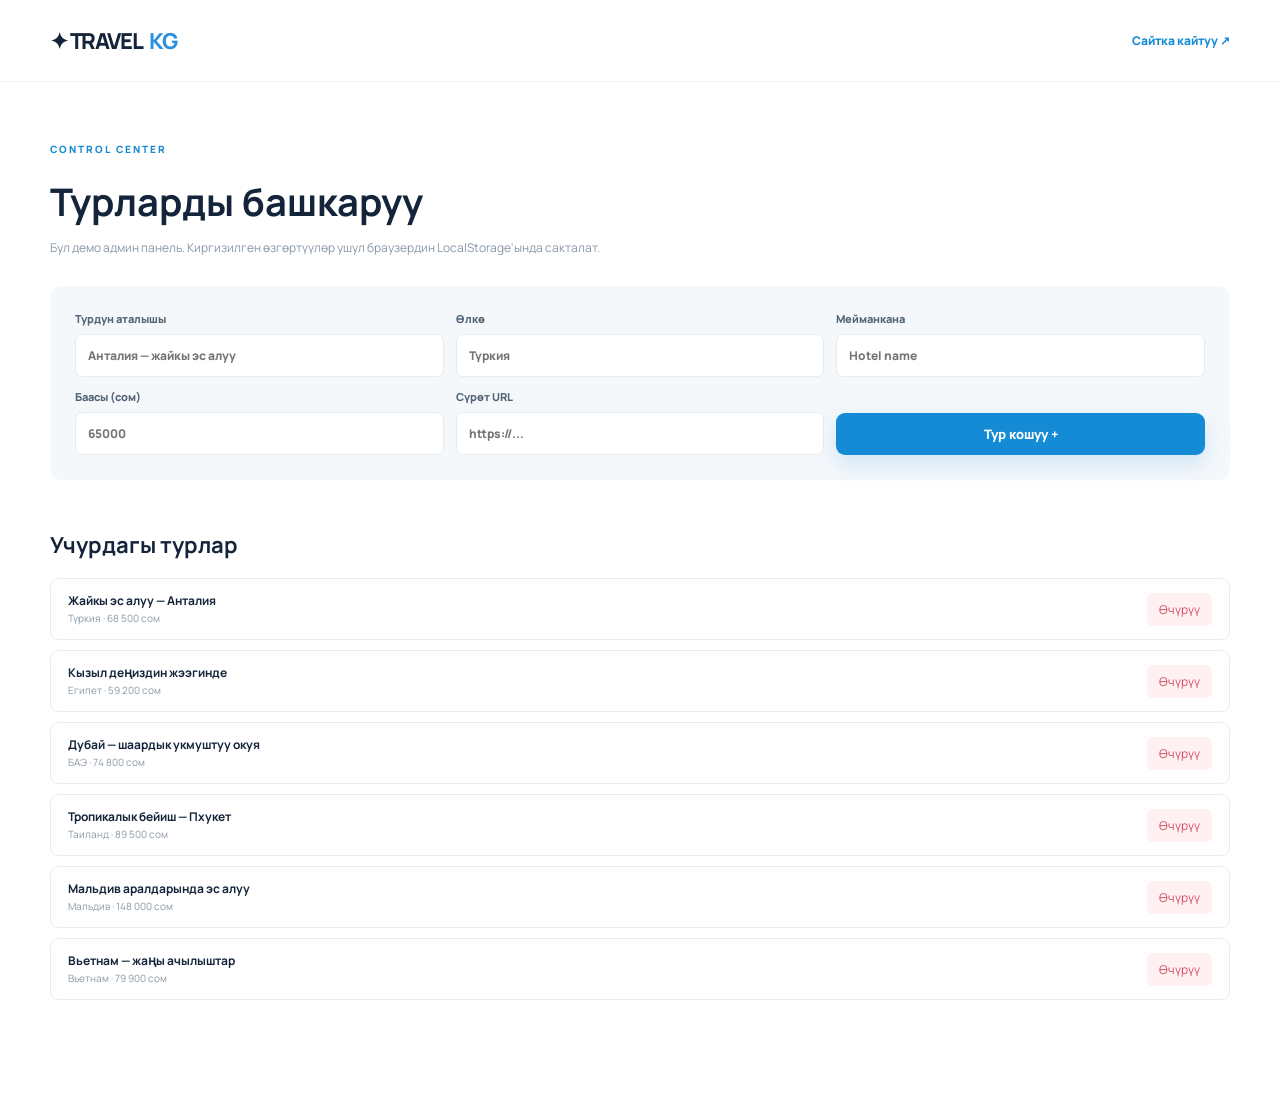
<file: admin.html>
<!DOCTYPE html><html lang="ky"><head><meta charset="UTF-8"><meta name="viewport" content="width=device-width,initial-scale=1"><title>Админ панель — TRAVEL KG</title><link href="https://fonts.googleapis.com/css2?family=Manrope:wght@400;500;600;700;800&display=swap" rel="stylesheet"><link rel="stylesheet" href="css/style.css"></head><body><header class="header"><div class="container nav-wrap"><a class="logo" href="index.html">✦ TRAVEL<span>KG</span></a><a class="text-link" href="index.html">Сайтка кайтуу ↗</a></div></header><main class="container admin-wrap"><div class="eyebrow dark">CONTROL CENTER</div><h1>Турларды башкаруу</h1><p>Бул демо админ панель. Киргизилген өзгөртүүлөр ушул браузердин LocalStorage'ында сакталат.</p><form id="addTourForm" class="admin-form"><label>Турдун аталышы<input id="newTitle" required placeholder="Анталия — жайкы эс алуу"></label><label>Өлкө<input id="newCountry" required placeholder="Түркия"></label><label>Мейманкана<input id="newHotel" required placeholder="Hotel name"></label><label>Баасы (сом)<input id="newPrice" type="number" min="1" required placeholder="65000"></label><label>Сүрөт URL<input id="newImage" type="url" required placeholder="https://..."></label><button class="btn">Тур кошуу +</button></form><h2>Учурдагы турлар</h2><div id="adminTours" class="admin-list"></div></main><div class="toast" id="toast"></div><script src="js/data.js"></script><script src="js/admin.js"></script></body></html>
</file>
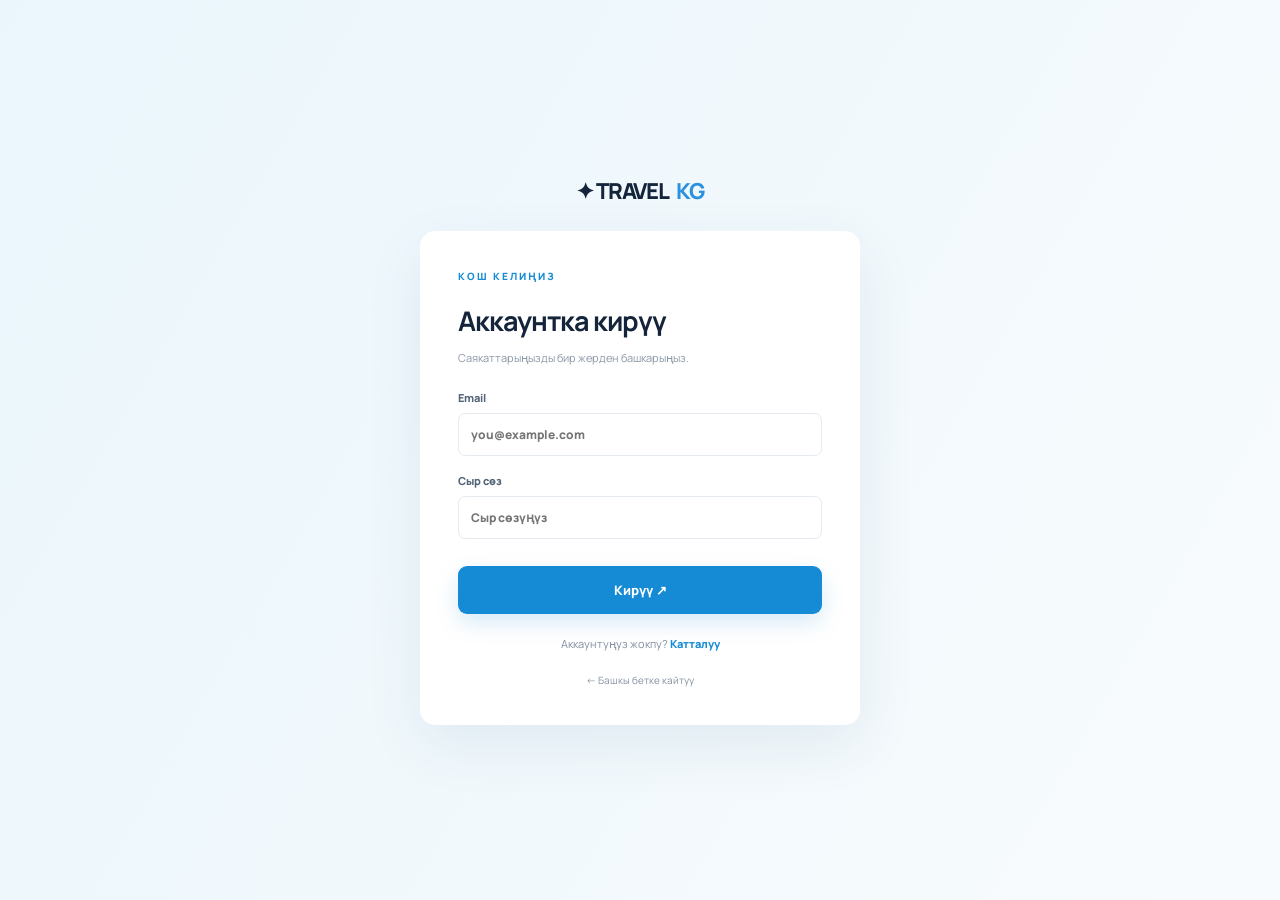
<file: login.html>
<!DOCTYPE html><html lang="ky"><head><meta charset="UTF-8"><meta name="viewport" content="width=device-width,initial-scale=1"><title>Кирүү — TRAVEL KG</title><link href="https://fonts.googleapis.com/css2?family=Manrope:wght@400;500;600;700;800&display=swap" rel="stylesheet"><link rel="stylesheet" href="css/style.css"></head><body class="auth-body"><a class="logo auth-logo" href="index.html">✦ TRAVEL<span>KG</span></a><form class="auth-card" id="loginForm"><div class="eyebrow dark">КОШ КЕЛИҢИЗ</div><h1>Аккаунтка кирүү</h1><p>Саякаттарыңызды бир жерден башкарыңыз.</p><label>Email<input type="email" id="loginEmail" required placeholder="you@example.com"></label><label>Сыр сөз<input type="password" id="loginPassword" required minlength="4" placeholder="Сыр сөзүңүз"></label><button class="btn full-btn">Кирүү ↗</button><div class="auth-switch">Аккаунтуңуз жокпу? <a href="register.html">Катталуу</a></div><a class="back-home" href="index.html">← Башкы бетке кайтуу</a></form><div class="toast" id="toast"></div><script src="js/auth.js"></script></body></html>
</file>
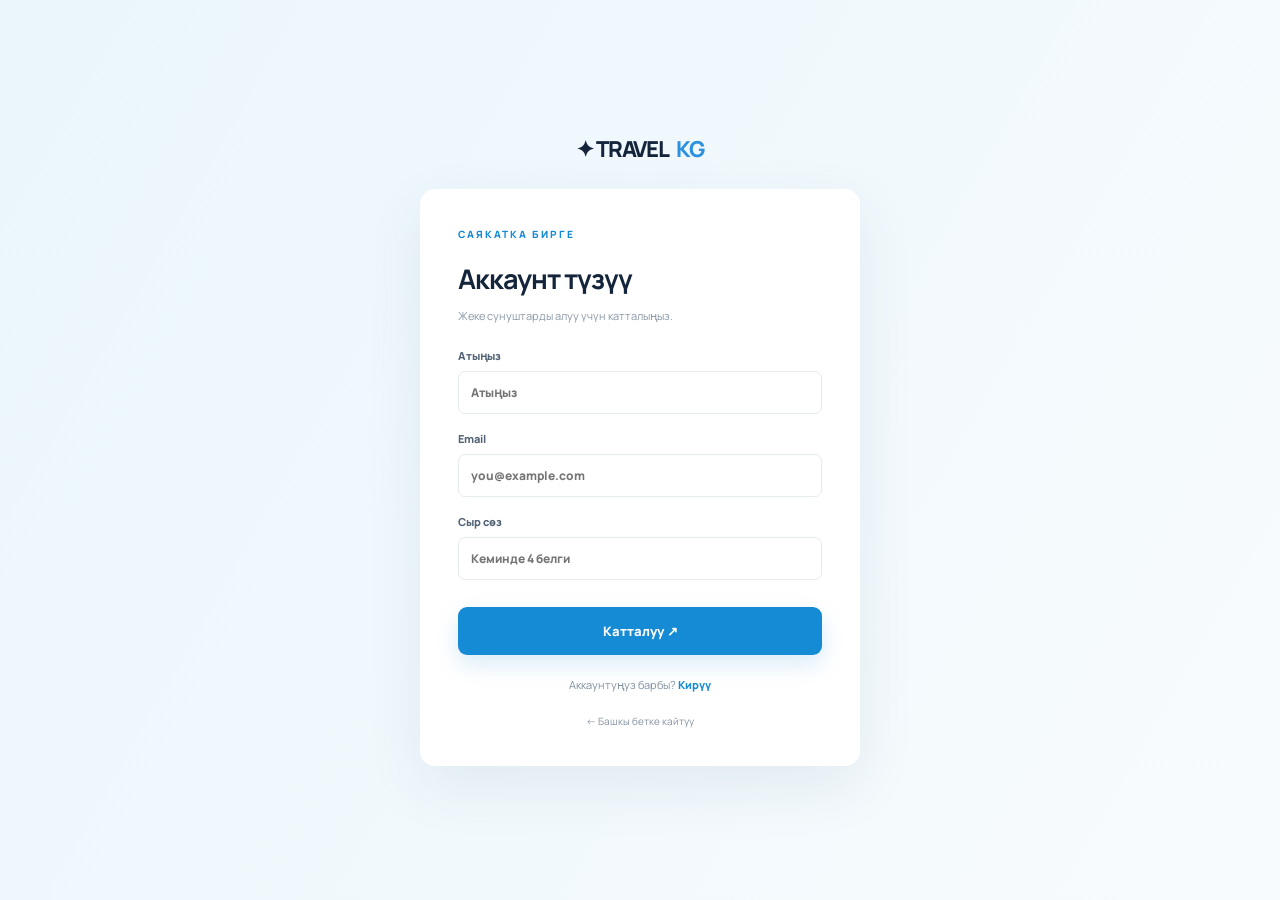
<file: register.html>
<!DOCTYPE html><html lang="ky"><head><meta charset="UTF-8"><meta name="viewport" content="width=device-width,initial-scale=1"><title>Катталуу — TRAVEL KG</title><link href="https://fonts.googleapis.com/css2?family=Manrope:wght@400;500;600;700;800&display=swap" rel="stylesheet"><link rel="stylesheet" href="css/style.css"></head><body class="auth-body"><a class="logo auth-logo" href="index.html">✦ TRAVEL<span>KG</span></a><form class="auth-card" id="registerForm"><div class="eyebrow dark">САЯКАТКА БИРГЕ</div><h1>Аккаунт түзүү</h1><p>Жеке сунуштарды алуу үчүн катталыңыз.</p><label>Атыңыз<input id="regName" required placeholder="Атыңыз"></label><label>Email<input type="email" id="regEmail" required placeholder="you@example.com"></label><label>Сыр сөз<input type="password" id="regPassword" required minlength="4" placeholder="Кеминде 4 белги"></label><button class="btn full-btn">Катталуу ↗</button><div class="auth-switch">Аккаунтуңуз барбы? <a href="login.html">Кирүү</a></div><a class="back-home" href="index.html">← Башкы бетке кайтуу</a></form><div class="toast" id="toast"></div><script src="js/auth.js"></script></body></html>
</file>
<file: css/style.css>
*{box-sizing:border-box}html{scroll-behavior:smooth}body{margin:0;font-family:Manrope,Arial,sans-serif;color:#14243a;background:#fff}a{text-decoration:none;color:inherit}button,input,select{font:inherit}.container{width:min(1180px,calc(100% - 48px));margin:auto}.header{height:82px;background:#fff;display:flex;align-items:center;position:sticky;top:0;z-index:50;border-bottom:1px solid #edf0f4}.nav-wrap{display:flex;align-items:center;justify-content:space-between;gap:28px}.logo{font-weight:800;font-size:22px;letter-spacing:-1.2px;display:flex;align-items:center;gap:7px}.logo>span:last-child{color:#2d91df}.logo-mark{color:#ff8b4a;font-size:27px}.nav{display:flex;gap:30px;color:#66758a;font-size:13px;font-weight:700}.nav a{transition:.2s}.nav a:hover,.nav a.active{color:#1685d1}.nav-actions{display:flex;align-items:center;gap:22px}.login-link{font-size:13px;font-weight:700}.btn{border:0;background:#168bd5;color:white;border-radius:9px;padding:15px 22px;font-size:13px;font-weight:800;display:inline-flex;align-items:center;justify-content:center;gap:17px;cursor:pointer;box-shadow:0 9px 22px #168bd52b;transition:.25s}.btn:hover{background:#0876bd;transform:translateY(-2px);box-shadow:0 12px 25px #168bd545}.btn-small{padding:12px 17px}.btn span{font-size:17px}.menu-toggle{display:none;background:none;border:0;font-size:25px}.hero{height:650px;position:relative;overflow:hidden;background:#142c43;color:white}.hero-bg{position:absolute;inset:0;background:linear-gradient(90deg,rgba(8,25,43,.88),rgba(8,25,43,.58) 48%,rgba(8,25,43,.1)),url('https://images.unsplash.com/photo-1507525428034-b723cf961d3e?auto=format&fit=crop&w=2200&q=90') center 52%/cover;transform:scale(1.02)}.hero-content{position:relative;padding-top:105px;z-index:1}.eyebrow{font-size:10px;letter-spacing:2px;font-weight:800;color:#a9dfff;margin-bottom:19px}.eyebrow.dark{color:#168bd5}.pulse{display:inline-block;width:7px;height:7px;background:#ff9a58;border-radius:50%;margin-right:8px;box-shadow:0 0 0 5px #ff9a5830}.hero h1{font-size:clamp(42px,5.4vw,70px);line-height:1.13;letter-spacing:-3.5px;margin:0;max-width:760px;font-weight:800}.hero h1 em,.page-hero h1 em{font-style:normal;color:#78c7f6}.hero-text{color:#d5e0e9;line-height:1.8;font-size:14px;max-width:530px;margin:23px 0 28px}.hero-buttons{display:flex;align-items:center;gap:28px}.play-link{font-size:12px;font-weight:700;display:flex;align-items:center;gap:10px}.play{border:1px solid #ffffff85;border-radius:50%;width:36px;height:36px;display:grid;place-items:center;font-size:10px}.hero-note{display:flex;align-items:center;gap:13px;margin-top:65px}.avatar-stack{display:flex}.avatar-stack i{font-style:normal;width:30px;height:30px;border:2px solid white;border-radius:50%;background:#e9a477;color:#fff;display:grid;place-items:center;margin-right:-8px;font-size:12px}.avatar-stack i:nth-child(2){background:#5799bc}.avatar-stack i:nth-child(3){background:#7e8cba}.hero-note strong,.hero-note small{display:block}.hero-note strong{font-size:13px}.hero-note small{font-size:9px;color:#c4d0da}.hero-rating{border-left:1px solid #ffffff50;padding-left:17px;margin-left:10px;color:#ffbf55;font-size:12px;letter-spacing:2px}.hero-rating small{display:inline;color:#fff;letter-spacing:0;margin-left:5px}.hero-side-label{position:absolute;right:30px;bottom:70px;writing-mode:vertical-rl;letter-spacing:3px;font-size:9px;color:#ffffff9c}.search-section{position:relative;margin-top:-45px;z-index:5}.search-panel{background:white;box-shadow:0 20px 55px #1d3c5a18;border-radius:14px;padding:18px 20px;display:grid;grid-template-columns:1.25fr 1fr 1fr auto;align-items:center;gap:12px}.search-panel label{padding:6px 15px;border-right:1px solid #edf0f3;display:grid;grid-template-columns:25px 1fr;align-items:center}.search-panel label>span{grid-row:span 2;color:#168bd5;font-size:20px}.search-panel small{font-size:9px;letter-spacing:1px;color:#8c9aaa;font-weight:800}.search-panel select,.search-panel input{border:0;outline:0;color:#172b40;font-weight:700;font-size:12px;background:white;padding:5px 0;width:100%}.search-btn{height:54px;padding:0 28px}.section{padding-top:105px;padding-bottom:100px}.section-head{display:flex;align-items:end;justify-content:space-between;margin-bottom:34px}.section-head h2,.about-copy h2,.catalog-top h2{font-size:35px;letter-spacing:-1.7px;margin:0 0 10px}.section-head p{color:#8492a2;font-size:13px;margin:0}.text-link{font-size:12px;font-weight:800;color:#168bd5}.text-link span{font-size:17px;margin-left:7px}.destination-grid{display:grid;grid-template-columns:1.25fr 1fr 1fr;grid-template-rows:230px 230px;gap:17px}.destination-card{position:relative;overflow:hidden;border-radius:13px;background-size:cover;background-position:center;color:white;padding:24px;display:flex;align-items:end;justify-content:space-between;isolation:isolate;transition:.3s}.destination-card:before{content:"";position:absolute;inset:0;background:linear-gradient(0deg,#081c31d9,transparent 75%);z-index:-1}.destination-card:hover{transform:translateY(-5px)}.destination-card span{font-size:8px;letter-spacing:1.5px;color:#d3e6f3}.destination-card h3{font-size:27px;margin:7px 0 2px}.destination-card p{font-size:11px;color:#dce5ed;margin:0}.destination-card b{width:35px;height:35px;border:1px solid #ffffff80;border-radius:50%;display:grid;place-items:center}.dest-turkey{grid-row:span 2;background-image:url('https://images.unsplash.com/photo-1524231757912-21f4fe3a7200?auto=format&fit=crop&w=900&q=85')}.dest-egypt{background-image:url('https://images.unsplash.com/photo-1539650116574-75c0c6d73f6e?auto=format&fit=crop&w=800&q=85')}.dest-dubai{background-image:url('https://images.unsplash.com/photo-1512453979798-5ea266f8880c?auto=format&fit=crop&w=800&q=85')}.dest-thai{background-image:url('https://images.unsplash.com/photo-1504214208698-ea1916a2195a?auto=format&fit=crop&w=800&q=85');grid-column:3;grid-row:1}.section-soft{background:#f5f8fb}.tour-grid{display:grid;grid-template-columns:repeat(3,1fr);gap:22px}.tour-card{background:#fff;border-radius:13px;overflow:hidden;box-shadow:0 8px 28px #193a5510;transition:.25s;border:1px solid #edf1f5}.tour-card:hover{transform:translateY(-5px);box-shadow:0 18px 35px #193a551b}.tour-photo{height:205px;position:relative;background:#dce8f0}.tour-photo img{width:100%;height:100%;object-fit:cover}.tag{position:absolute;top:14px;left:14px;background:#fff;color:#168bd5;padding:7px 10px;border-radius:5px;font-size:9px;font-weight:800}.heart{position:absolute;right:14px;top:13px;border:0;background:#ffffffed;border-radius:50%;width:34px;height:34px;cursor:pointer;font-size:17px;color:#6e8091}.heart.saved{color:#ed5b70}.tour-info{padding:18px}.tour-location{font-size:10px;color:#8292a2;font-weight:700}.tour-info h3{font-size:16px;margin:7px 0}.tour-meta{display:flex;gap:14px;color:#8292a2;font-size:10px;padding:11px 0;border-bottom:1px solid #eef1f4}.tour-bottom{display:flex;align-items:end;justify-content:space-between;padding-top:14px}.tour-price small{display:block;color:#8a98a7;font-size:9px}.tour-price strong{font-size:20px;letter-spacing:-.7px}.tour-price span{font-size:10px;color:#8a98a7}.tour-detail-btn{border:1px solid #dce8f1;color:#168bd5;background:white;border-radius:7px;padding:9px 11px;font-size:10px;font-weight:800;cursor:pointer}.split-section{display:grid;grid-template-columns:1fr 1fr;gap:90px;align-items:center}.about-image{height:500px;position:relative}.about-image img{width:100%;height:100%;object-fit:cover;border-radius:13px}.image-badge{position:absolute;right:-25px;bottom:30px;background:#fff;padding:18px 24px;box-shadow:0 12px 30px #193a5520;border-radius:9px}.image-badge strong{font-size:29px;color:#168bd5;display:block}.image-badge span{font-size:10px;color:#6e7f90}.about-copy h2{font-size:39px;line-height:1.2;max-width:480px}.about-copy>p{font-size:13px;color:#8492a2;line-height:1.8;margin:18px 0 25px}.benefit{display:flex;gap:14px;margin:19px 0;align-items:center}.benefit>b{width:38px;height:38px;display:grid;place-items:center;border-radius:9px;background:#eaf6fd;color:#168bd5;font-size:18px}.benefit strong,.benefit span{display:block}.benefit strong{font-size:12px}.benefit span{font-size:10px;color:#8b99a8;margin-top:4px}.about-copy .btn{margin-top:15px}.stats-band{background:#102a43;color:white;padding:45px 0}.stats{display:grid;grid-template-columns:repeat(4,1fr)}.stats>div{text-align:center;border-right:1px solid #ffffff22}.stats>div:last-child{border:0}.stats strong,.stats span{display:block}.stats strong{font-size:30px;letter-spacing:-1px}.stats span{font-size:10px;color:#9db0c0;margin-top:6px}.reviews{padding-bottom:110px}.review-grid{display:grid;grid-template-columns:repeat(3,1fr);gap:18px}.review-card{border:1px solid #edf1f4;padding:24px;border-radius:12px}.stars{color:#ffad48;letter-spacing:3px;font-size:12px}.review-card>p{font-size:12px;line-height:1.8;color:#6f7f90;min-height:65px}.review-person{display:flex;align-items:center;gap:10px}.review-person>span{width:35px;height:35px;border-radius:50%;background:#e8f4fc;color:#168bd5;display:grid;place-items:center;font-weight:800}.review-person b,.review-person small{display:block}.review-person b{font-size:11px}.review-person small{font-size:9px;color:#92a0ad;margin-top:3px}.cta-section{background:linear-gradient(110deg,#087cc2,#123c64);color:#fff;border-radius:16px;padding:48px 55px;margin-bottom:90px;display:flex;align-items:center;justify-content:space-between}.cta-section .eyebrow{color:#a8dcfa}.cta-section h2{font-size:34px;line-height:1.2;letter-spacing:-1.4px;margin:0 0 12px}.cta-section p{font-size:12px;color:#c7d9e7;margin:0}.btn-light{background:white;color:#147fc0;box-shadow:none}.footer{background:#0b2034;color:#fff;padding:40px 0 20px}.footer-top{display:flex;align-items:center;justify-content:space-between;padding-bottom:35px}.logo-white{color:#fff}.footer-top p{font-size:11px;color:#9eb0bf}.footer-links{display:flex;gap:22px;font-size:11px;color:#c0ccd6}.footer-bottom{border-top:1px solid #ffffff1c;padding-top:18px;display:flex;justify-content:space-between;font-size:9px;color:#8297a8}.page-hero{background:linear-gradient(100deg,#102b45e8,#102b4580),url('https://images.unsplash.com/photo-1464822759023-fed622ff2c3b?auto=format&fit=crop&w=1800&q=85') center/cover;color:white;padding:90px 0 100px}.page-hero h1{font-size:54px;letter-spacing:-2.5px;margin:0 0 12px}.page-hero p{color:#d0dce6;font-size:13px}.catalog-section{display:grid;grid-template-columns:245px 1fr;gap:35px;padding-top:65px;padding-bottom:100px}.filters{border:1px solid #e9eef2;border-radius:12px;padding:22px;height:max-content}.filters h3{font-size:16px;margin:0 0 25px;display:flex;justify-content:space-between}.clear-btn{border:0;background:none;color:#168bd5;font-size:10px;cursor:pointer}.filters label,.auth-card label,.admin-form label{display:block;font-size:11px;font-weight:800;color:#536477;margin:18px 0}.filters select,.filters input:not([type=range]),.auth-card input,.admin-form input{display:block;width:100%;margin-top:8px;padding:12px;border:1px solid #e5ebf0;border-radius:7px;outline:none;font-size:12px;background:#fff}.filters input[type=range]{width:100%;accent-color:#168bd5;margin-top:15px}.filters label strong{float:right;color:#168bd5;font-size:10px}.filter-tip{background:#eef8fe;color:#4187b1;padding:14px;border-radius:8px;font-size:10px;line-height:1.6;margin-top:28px}.catalog-top{display:flex;justify-content:space-between;align-items:end;margin-bottom:25px}.catalog-top h2{font-size:28px}.catalog-top h2 small{font-size:12px;color:#9aa7b3}.sort-select{border:1px solid #e5ebf0;padding:11px;border-radius:7px;color:#5b6c7d;font-size:11px;background:white}.catalog-grid{grid-template-columns:repeat(2,1fr)}.empty-state{grid-column:1/-1;text-align:center;padding:55px;color:#8492a2}.toast{position:fixed;bottom:25px;right:25px;background:#102a43;color:white;padding:14px 20px;border-radius:9px;font-size:12px;box-shadow:0 10px 30px #0002;opacity:0;transform:translateY(15px);transition:.25s;z-index:100;pointer-events:none}.toast.show{opacity:1;transform:translateY(0)}.auth-body{min-height:100vh;background:linear-gradient(120deg,#eaf6fc,#f8fbfd);display:flex;flex-direction:column;align-items:center;justify-content:center;padding:30px}.auth-logo{margin-bottom:25px}.auth-card{background:white;padding:38px;width:min(440px,100%);border-radius:15px;box-shadow:0 20px 60px #123c6414}.auth-card h1{font-size:27px;letter-spacing:-1px;margin:0 0 8px}.auth-card>p{font-size:11px;color:#8a98a7;margin-bottom:25px}.full-btn{width:100%;margin-top:10px}.auth-switch{text-align:center;font-size:11px;color:#8190a0;margin:22px 0}.auth-switch a{color:#168bd5;font-weight:800}.back-home{display:block;text-align:center;font-size:10px;color:#8492a2}.admin-wrap{padding-top:60px;padding-bottom:100px}.admin-wrap h1{font-size:38px;margin:0}.admin-wrap>p{font-size:12px;color:#8997a5}.admin-form{display:grid;grid-template-columns:repeat(3,1fr);gap:12px;background:#f5f8fb;padding:25px;border-radius:12px;margin:30px 0 50px}.admin-form label{margin:0}.admin-form button{align-self:end;height:42px}.admin-wrap h2{font-size:22px}.admin-list{display:grid;gap:10px}.admin-row{display:flex;align-items:center;justify-content:space-between;padding:13px 17px;border:1px solid #e8edf1;border-radius:9px;font-size:12px}.admin-row button{border:0;color:#d34d5f;background:#fff0f2;padding:8px 12px;border-radius:6px;cursor:pointer}.admin-row small{color:#8997a5}.auth-card label{margin:17px 0}
</file>
